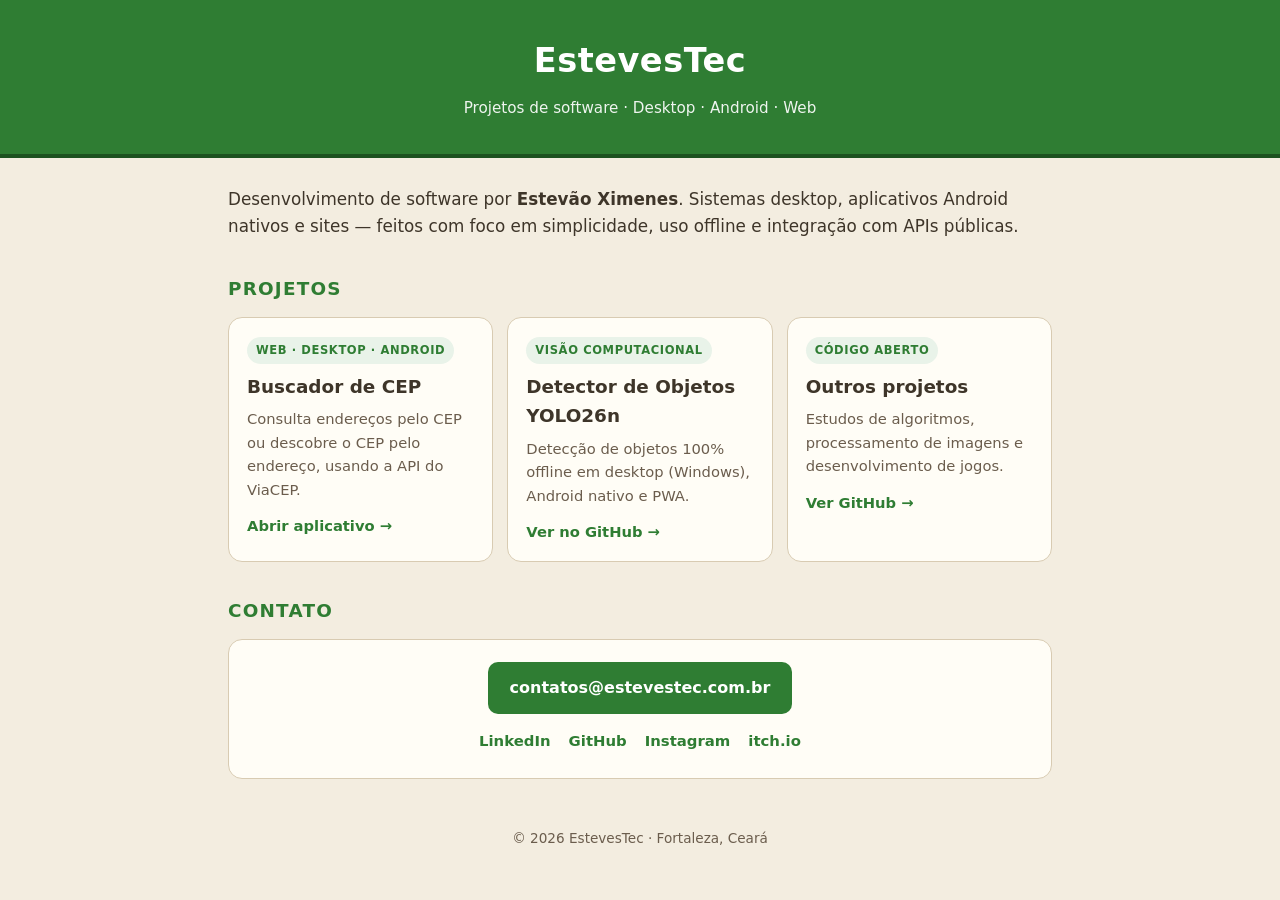
<file: landing/index.html>
<!DOCTYPE html>
<html lang="pt-BR">
<head>
  <meta charset="UTF-8">
  <meta name="viewport" content="width=device-width, initial-scale=1">
  <title>EstevesTec — Projetos e contato</title>
  <meta name="description" content="EstevesTec: projetos de software de Estevão Ximenes — sistemas desktop, aplicativos Android e web.">
  <link rel="canonical" href="https://estevestec.com.br/">
  <meta name="theme-color" content="#2F7D33">
  <meta property="og:title" content="EstevesTec">
  <meta property="og:description" content="Projetos de software: desktop, Android e web.">
  <meta property="og:type" content="website">
  <meta property="og:url" content="https://estevestec.com.br/">
  <meta property="og:locale" content="pt_BR">
  <link rel="icon" href="favicon.ico" type="image/x-icon">
  <link rel="stylesheet" href="estilo.css">
  <script type="application/ld+json">
  {
    "@context": "https://schema.org",
    "@type": "Organization",
    "name": "EstevesTec",
    "url": "https://estevestec.com.br",
    "email": "contatos@estevestec.com.br",
    "founder": { "@type": "Person", "name": "Estevão Ximenes" },
    "sameAs": [
      "https://github.com/Esteves2601",
      "https://www.linkedin.com/in/estev%C3%A3o-ximenes-2170bb382/",
      "https://esteves2601.itch.io"
    ]
  }
  </script>
</head>
<body>
  <header class="topo">
    <h1>EstevesTec</h1>
    <p>Projetos de software · Desktop · Android · Web</p>
  </header>

  <main class="container">
    <section class="intro">
      <p>
        Desenvolvimento de software por <strong>Estevão Ximenes</strong>.
        Sistemas desktop, aplicativos Android nativos e sites — feitos com foco
        em simplicidade, uso offline e integração com APIs públicas.
      </p>
    </section>

    <h2>Projetos</h2>

    <div class="cards">
      <a class="card" href="https://cep.estevestec.com.br" target="_blank" rel="noopener noreferrer">
        <span class="tag">Web · Desktop · Android</span>
        <h3>Buscador de CEP</h3>
        <p>Consulta endereços pelo CEP ou descobre o CEP pelo endereço, usando a API do ViaCEP.</p>
        <span class="link">Abrir aplicativo →</span>
      </a>

      <a class="card" href="https://github.com/Esteves2601/detector_objetos_yolo26n" target="_blank" rel="noopener noreferrer">
        <span class="tag">Visão computacional</span>
        <h3>Detector de Objetos YOLO26n</h3>
        <p>Detecção de objetos 100% offline em desktop (Windows), Android nativo e PWA.</p>
        <span class="link">Ver no GitHub →</span>
      </a>

      <a class="card" href="https://github.com/Esteves2601" target="_blank" rel="noopener noreferrer">
        <span class="tag">Código aberto</span>
        <h3>Outros projetos</h3>
        <p>Estudos de algoritmos, processamento de imagens e desenvolvimento de jogos.</p>
        <span class="link">Ver GitHub →</span>
      </a>
    </div>

    <h2>Contato</h2>

    <div class="contato">
      <a class="botao" href="mailto:contatos@estevestec.com.br">contatos@estevestec.com.br</a>
      <div class="redes">
        <a href="https://www.linkedin.com/in/estev%C3%A3o-ximenes-2170bb382/" target="_blank" rel="noopener noreferrer">LinkedIn</a>
        <a href="https://github.com/Esteves2601" target="_blank" rel="noopener noreferrer">GitHub</a>
        <a href="https://www.instagram.com/estevolx2601/" target="_blank" rel="noopener noreferrer">Instagram</a>
        <a href="https://esteves2601.itch.io" target="_blank" rel="noopener noreferrer">itch.io</a>
      </div>
    </div>
  </main>

  <footer class="rodape">
    <p>© 2026 EstevesTec · Fortaleza, Ceará</p>
  </footer>
</body>
</html>
</file>
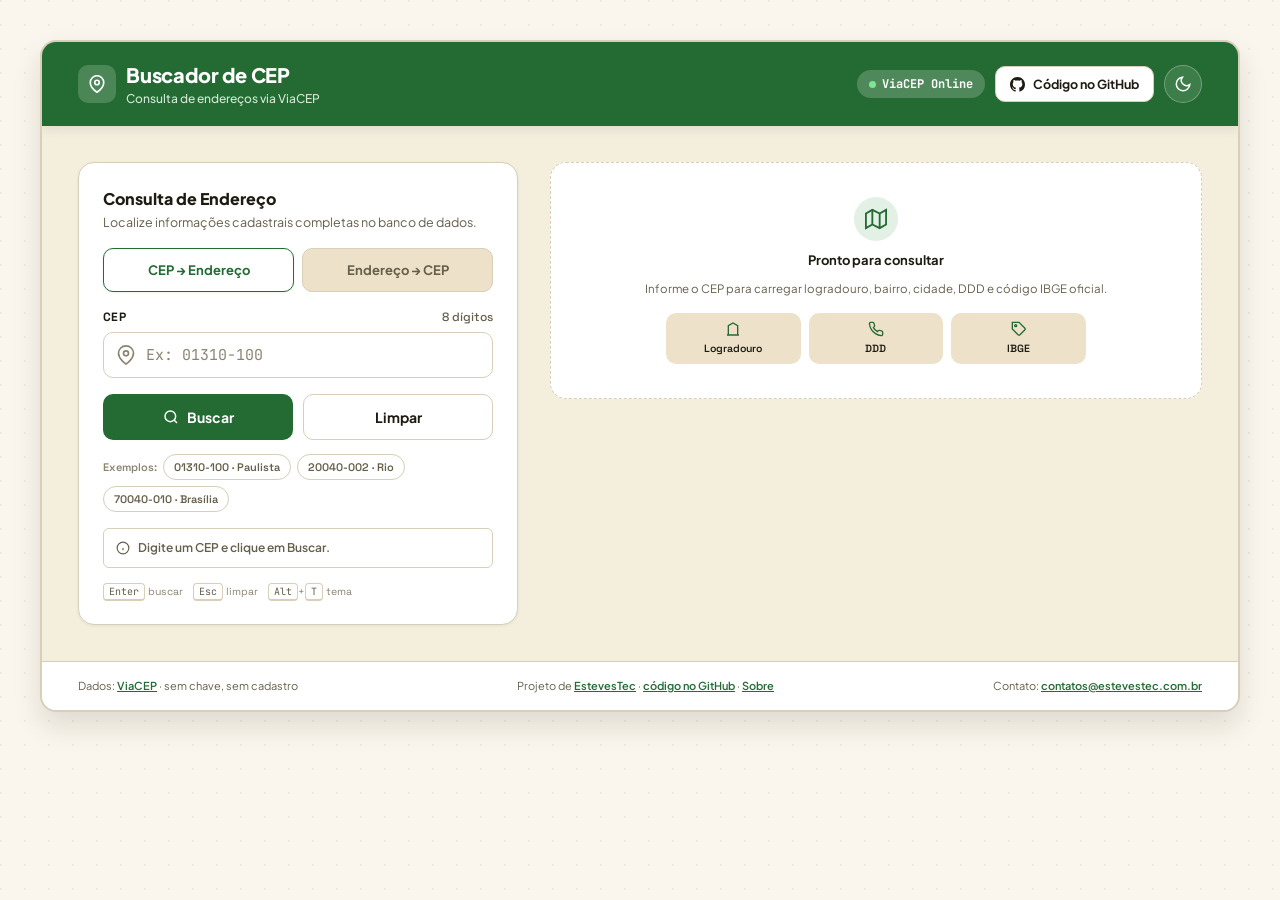
<file: site/index.html>
<!DOCTYPE html>
<html lang="pt-BR">
<head>
  <meta charset="UTF-8">
  <meta name="viewport" content="width=device-width, initial-scale=1, viewport-fit=cover">
  <title>Buscador de CEP — EstevesTec</title>
  <meta name="description" content="Consulte endereços pelo CEP ou descubra o CEP pelo endereço. Dados oficiais do ViaCEP, sem cadastro.">
  <link rel="canonical" href="https://cep.estevestec.com.br/">
  <meta name="theme-color" content="#236B32">
  <meta property="og:title" content="Buscador de CEP">
  <meta property="og:description" content="CEP → Endereço e Endereço → CEP, direto do ViaCEP.">
  <meta property="og:type" content="website">
  <meta property="og:url" content="https://cep.estevestec.com.br/">
  <meta property="og:locale" content="pt_BR">
  <meta name="twitter:card" content="summary">
  <link rel="icon" href="favicon.ico" type="image/x-icon">
  <link rel="apple-touch-icon" href="apple-touch-icon.png">
  <link rel="manifest" href="manifest.webmanifest">
  <meta name="mobile-web-app-capable" content="yes">
  <meta name="apple-mobile-web-app-capable" content="yes">
  <meta name="apple-mobile-web-app-status-bar-style" content="default">
  <meta name="apple-mobile-web-app-title" content="Buscador de CEP">
  <link href="https://fonts.googleapis.com" rel="preconnect">
  <link crossorigin href="https://fonts.gstatic.com" rel="preconnect">
  <link href="https://fonts.googleapis.com/css2?family=Plus+Jakarta+Sans:wght@400;500;600;700;800&family=Space+Grotesk:wght@500;600;700&family=JetBrains+Mono:wght@400;500;600;700&display=swap" rel="stylesheet">
  <link rel="stylesheet" href="estilo.css?v=5">
  <script type="application/ld+json">
  {
    "@context": "https://schema.org",
    "@type": "WebApplication",
    "name": "Buscador de CEP",
    "url": "https://cep.estevestec.com.br/",
    "applicationCategory": "UtilitiesApplication",
    "operatingSystem": "Any",
    "inLanguage": "pt-BR",
    "offers": { "@type": "Offer", "price": "0", "priceCurrency": "BRL" },
    "author": { "@type": "Person", "name": "Estevão Ximenes", "url": "https://estevestec.com.br" },
    "publisher": {
      "@type": "Organization",
      "name": "EstevesTec",
      "url": "https://estevestec.com.br",
      "email": "contatos@estevestec.com.br"
    }
  }
  </script>
</head>
<body>
<div class="app-shell">

  <header class="app-header">
    <div class="brand-row">
      <div class="brand-icon-box" aria-hidden="true">
        <svg fill="none" height="18" stroke="currentColor" stroke-width="2.2" viewBox="0 0 24 24" width="18"><path d="M21 10c0 7-9 13-9 13s-9-6-9-13a9 9 0 0 1 18 0z"></path><circle cx="12" cy="10" r="3"></circle></svg>
      </div>
      <div class="brand-text">
        <h1 class="brand-title">Buscador de CEP</h1>
        <p class="brand-subtitle">Consulta de endereços via ViaCEP</p>
      </div>
    </div>

    <div class="header-actions">
      <span id="conexao" class="conn-pill"><span class="conn-dot" aria-hidden="true"></span> ViaCEP Online</span>
      <a class="btn btn-clear btn-github" href="https://github.com/Esteves2601/buscador_cep" target="_blank" rel="noopener noreferrer">
        <svg fill="currentColor" height="15" viewBox="0 0 24 24" width="15" aria-hidden="true"><path d="M12 0C5.37 0 0 5.37 0 12c0 5.31 3.435 9.795 8.205 11.385.6.105.825-.255.825-.57 0-.285-.015-1.23-.015-2.235-3.015.555-3.795-.735-4.035-1.41-.135-.345-.72-1.41-1.23-1.695-.42-.225-1.02-.78-.015-.795.945-.015 1.62.87 1.845 1.23 1.08 1.815 2.805 1.305 3.495.99.105-.78.42-1.305.765-1.605-2.67-.3-5.46-1.335-5.46-5.925 0-1.305.465-2.385 1.23-3.225-.12-.3-.54-1.53.12-3.18 0 0 1.005-.315 3.3 1.23.96-.27 1.98-.405 3-.405s2.04.135 3 .405c2.295-1.56 3.3-1.23 3.3-1.23.66 1.65.24 2.88.12 3.18.765.84 1.23 1.905 1.23 3.225 0 4.605-2.805 5.625-5.475 5.925.435.375.81 1.095.81 2.22 0 1.605-.015 2.895-.015 3.3 0 .315.225.69.825.57A12.02 12.02 0 0 0 24 12c0-6.63-5.37-12-12-12z"></path></svg>
        Código no GitHub
      </a>
      <button id="btn-tema" class="icon-btn" type="button" aria-label="Alternar tema claro e escuro (Alt+T)" aria-pressed="false">
        <svg class="ic-sol" fill="none" width="18" height="18" viewBox="0 0 24 24" stroke="currentColor" stroke-width="2" aria-hidden="true"><circle cx="12" cy="12" r="4"></circle><path d="M12 2v2M12 20v2M4.9 4.9l1.4 1.4M17.7 17.7l1.4 1.4M2 12h2M20 12h2M4.9 19.1l1.4-1.4M17.7 6.3l1.4-1.4"></path></svg>
        <svg class="ic-lua" fill="none" width="18" height="18" viewBox="0 0 24 24" stroke="currentColor" stroke-width="2" aria-hidden="true"><path d="M21 12.79A9 9 0 1 1 11.21 3 7 7 0 0 0 21 12.79z"></path></svg>
      </button>
    </div>
  </header>

  <main class="app-main">

    <section class="panel" aria-label="Formulário de consulta">
      <div class="panel-heading">
        <h2>Consulta de Endereço</h2>
        <p>Localize informações cadastrais completas no banco de dados.</p>
      </div>

      <div class="mode-tab-grid" role="tablist" aria-label="Modo de consulta">
        <button class="mode-tab active" id="tab-cep" role="tab" aria-selected="true" aria-controls="form-cep" type="button">CEP → Endereço</button>
        <button class="mode-tab" id="tab-end" role="tab" aria-selected="false" aria-controls="form-end" type="button">Endereço → CEP</button>
      </div>

      <form id="form-cep" class="form" role="tabpanel" aria-labelledby="tab-cep" novalidate>
        <div class="form-group">
          <label class="form-label" for="cep">
            <span>CEP</span>
            <span class="hint">8 dígitos</span>
          </label>
          <div class="input-wrap">
            <svg class="input-icon" fill="none" width="20" height="20" viewBox="0 0 24 24" stroke="currentColor" stroke-width="2" aria-hidden="true"><path d="M21 10c0 7-9 13-9 13s-9-6-9-13a9 9 0 0 1 18 0z"></path><circle cx="12" cy="10" r="3"></circle></svg>
            <input class="input-box input-com-icone" id="cep" name="cep" type="text" inputmode="numeric"
                   autocomplete="postal-code" maxlength="9" placeholder="Ex: 01310-100" required>
            <button class="input-clear" id="btn-limpar-campo" type="button" aria-label="Limpar o CEP">
              <svg fill="none" width="16" height="16" viewBox="0 0 24 24" stroke="currentColor" stroke-width="2.2" aria-hidden="true"><path d="M18 6 6 18M6 6l12 12"></path></svg>
            </button>
          </div>
        </div>
        <div class="button-row">
          <button class="btn btn-main" type="submit" id="btn-buscar">
            <svg fill="none" height="16" stroke="currentColor" stroke-width="2.2" viewBox="0 0 24 24" width="16" aria-hidden="true"><circle cx="11" cy="11" r="8"></circle><path d="m21 21-4.35-4.35"></path></svg>
            Buscar
          </button>
          <button class="btn btn-clear" type="button" id="btn-limpar">Limpar</button>
        </div>
        <div class="exemplos">
          <span class="exemplos-rotulo">Exemplos:</span>
          <button class="chip" type="button" data-cep="01310100">01310-100 · Paulista</button>
          <button class="chip" type="button" data-cep="20040002">20040-002 · Rio</button>
          <button class="chip" type="button" data-cep="70040010">70040-010 · Brasília</button>
        </div>
      </form>

      <form id="form-end" class="form oculto" role="tabpanel" aria-labelledby="tab-end" novalidate>
        <div class="grid-uf-city">
          <div class="form-group">
            <label class="form-label" for="uf">UF</label>
            <input class="input-box" id="uf" name="uf" type="text" maxlength="2"
                   autocomplete="address-level1" placeholder="SP" required>
          </div>
          <div class="form-group">
            <label class="form-label" for="cidade">Cidade</label>
            <input class="input-box input-text" id="cidade" name="cidade" type="text" maxlength="60"
                   autocomplete="address-level2" placeholder="São Paulo" required>
          </div>
        </div>
        <div class="form-group">
          <label class="form-label" for="rua">
            <span>Logradouro / Rua</span>
            <span class="hint">mín. 3 letras</span>
          </label>
          <input class="input-box input-text" id="rua" name="rua" type="text" maxlength="60"
                 autocomplete="address-line1" placeholder="Avenida Paulista" required>
        </div>
        <div class="button-row single">
          <button class="btn btn-main" type="submit" id="btn-buscar-end">Buscar CEP</button>
        </div>
      </form>

      <div class="status-msg" id="status" role="status" aria-live="polite">
        <svg class="ic-info" fill="none" height="14" stroke="currentColor" stroke-width="2" viewBox="0 0 24 24" width="14" aria-hidden="true"><circle cx="12" cy="12" r="10"></circle><line x1="12" x2="12" y1="16" y2="12"></line><line x1="12" x2="12.01" y1="8" y2="8"></line></svg>
        <svg class="ic-ok" fill="none" height="14" stroke="currentColor" stroke-width="2.5" viewBox="0 0 24 24" width="14" aria-hidden="true"><polyline points="20 6 9 17 4 12"></polyline></svg>
        <svg class="ic-erro" fill="none" height="14" stroke="currentColor" stroke-width="2" viewBox="0 0 24 24" width="14" aria-hidden="true"><circle cx="12" cy="12" r="10"></circle><line x1="12" x2="12" y1="8" y2="12"></line><line x1="12" x2="12.01" y1="16" y2="16"></line></svg>
        <span id="status-texto">Digite um CEP e clique em Buscar.</span>
      </div>

      <p class="atalhos" aria-hidden="true">
        <span><kbd>Enter</kbd> buscar</span>
        <span><kbd>Esc</kbd> limpar</span>
        <span><kbd>Alt</kbd>+<kbd>T</kbd> tema</span>
      </p>
    </section>

    <section class="panel-result" aria-label="Resultado da consulta">
      <div class="result-card oculto" id="resultado">
        <div class="result-header">
          <span class="result-cep" id="r-cep">—</span>
          <span class="result-tag" id="r-tag">—</span>
        </div>
        <div class="result-body">
          <div class="result-col-full">
            <div class="res-label"><svg fill="none" width="12" height="12" viewBox="0 0 24 24" stroke="currentColor" stroke-width="2" aria-hidden="true"><path d="M21 10c0 7-9 13-9 13s-9-6-9-13a9 9 0 0 1 18 0z"></path><circle cx="12" cy="10" r="3"></circle></svg> Logradouro / Rua</div>
            <div class="res-val destaque" id="r-rua">—</div>
          </div>
          <div class="result-col-full oculto" id="linha-complemento">
            <div class="res-label"><svg fill="none" width="12" height="12" viewBox="0 0 24 24" stroke="currentColor" stroke-width="2" aria-hidden="true"><path d="M12 2 2 7l10 5 10-5-10-5z"></path><path d="m2 17 10 5 10-5"></path></svg> Complemento</div>
            <div class="res-val" id="r-complemento">—</div>
          </div>
          <div>
            <div class="res-label"><svg fill="none" width="12" height="12" viewBox="0 0 24 24" stroke="currentColor" stroke-width="2" aria-hidden="true"><rect x="4" y="2" width="16" height="20" rx="2"></rect><path d="M9 22v-4h6v4"></path></svg> Bairro</div>
            <div class="res-val" id="r-bairro">—</div>
          </div>
          <div>
            <div class="res-label"><svg fill="none" width="12" height="12" viewBox="0 0 24 24" stroke="currentColor" stroke-width="2" aria-hidden="true"><path d="M3 21h18M5 21V7l7-4 7 4v14"></path></svg> Cidade / UF</div>
            <div class="res-val" id="r-cidade">—</div>
            <div class="res-sub" id="r-estado"></div>
          </div>
          <div>
            <div class="res-label"><svg fill="none" width="12" height="12" viewBox="0 0 24 24" stroke="currentColor" stroke-width="2" aria-hidden="true"><path d="M22 16.92v3a2 2 0 0 1-2.18 2 19.79 19.79 0 0 1-8.63-3.07 19.5 19.5 0 0 1-6-6A19.79 19.79 0 0 1 2.12 4.18 2 2 0 0 1 4.11 2h3a2 2 0 0 1 2 1.72c.13.96.36 1.9.7 2.81a2 2 0 0 1-.45 2.11L8.09 9.91a16 16 0 0 0 6 6l1.27-1.27a2 2 0 0 1 2.11-.45c.9.34 1.85.57 2.81.7A2 2 0 0 1 22 16.92z"></path></svg> DDD</div>
            <div class="res-val mono" id="r-ddd">—</div>
          </div>
          <div>
            <div class="res-label"><svg fill="none" width="12" height="12" viewBox="0 0 24 24" stroke="currentColor" stroke-width="2" aria-hidden="true"><path d="M20.59 13.41 13.42 20.58a2 2 0 0 1-2.83 0L2 12V2h10l8.59 8.59a2 2 0 0 1 0 2.82z"></path><circle cx="7" cy="7" r="1.5"></circle></svg> Código IBGE</div>
            <div class="res-val mono" id="r-ibge">—</div>
            <div class="res-sub" id="r-siafi"></div>
          </div>
        </div>
        <div class="result-foot-actions">
          <a class="btn btn-clear btn-foot" id="btn-mapa" href="#" target="_blank" rel="noopener noreferrer">
            <svg fill="none" height="14" stroke="currentColor" stroke-width="2" viewBox="0 0 24 24" width="14" aria-hidden="true"><path d="M21 10c0 7-9 13-9 13s-9-6-9-13a9 9 0 0 1 18 0z"></path><circle cx="12" cy="10" r="3"></circle></svg>
            Abrir no Google Maps
          </a>
          <button class="btn btn-main btn-foot" type="button" id="btn-copiar">
            <svg fill="none" height="14" stroke="currentColor" stroke-width="2" viewBox="0 0 24 24" width="14" aria-hidden="true"><rect height="13" rx="2" ry="2" width="13" x="9" y="9"></rect><path d="M5 15H4a2 2 0 0 1-2-2V4a2 2 0 0 1 2-2h9a2 2 0 0 1 2 2v1"></path></svg>
            Copiar dados
          </button>
        </div>
        <div class="result-extra">
          <button class="link-btn" type="button" id="btn-mapa-embed" aria-expanded="false" aria-controls="mapa-container">Ver mapa aqui</button>
          <span class="tempo" id="r-tempo"></span>
        </div>
        <div class="mapa-container oculto" id="mapa-container">
          <iframe id="mapa-iframe" title="Mapa do endereço consultado" loading="lazy"
                  referrerpolicy="no-referrer-when-downgrade" allowfullscreen></iframe>
        </div>
      </div>

      <div class="empty-card" id="estado">
        <div class="empty-icon" aria-hidden="true">
          <svg class="ic-estado-map" fill="none" height="22" stroke="currentColor" stroke-width="2" viewBox="0 0 24 24" width="22"><polygon points="1 6 1 22 8 18 16 22 23 18 23 2 16 6 8 2 1 6"></polygon><line x1="8" x2="8" y1="2" y2="18"></line><line x1="16" x2="16" y1="6" y2="22"></line></svg>
          <svg class="ic-estado-alerta" fill="none" height="22" stroke="currentColor" stroke-width="2" viewBox="0 0 24 24" width="22"><circle cx="12" cy="12" r="10"></circle><line x1="15" x2="9" y1="9" y2="15"></line><line x1="9" x2="15" y1="9" y2="15"></line></svg>
        </div>
        <strong id="estado-titulo">Pronto para consultar</strong>
        <p id="estado-texto">Informe o CEP para carregar logradouro, bairro, cidade, DDD e código IBGE oficial.</p>
        <div class="estado-chips" id="estado-chips">
          <span class="estado-chip">
            <svg fill="none" width="16" height="16" viewBox="0 0 24 24" stroke="currentColor" stroke-width="2" aria-hidden="true"><path d="M3 21h18M5 21V7l7-4 7 4v14"></path></svg>
            Logradouro
          </span>
          <span class="estado-chip">
            <svg fill="none" width="16" height="16" viewBox="0 0 24 24" stroke="currentColor" stroke-width="2" aria-hidden="true"><path d="M22 16.92v3a2 2 0 0 1-2.18 2 19.79 19.79 0 0 1-8.63-3.07 19.5 19.5 0 0 1-6-6A19.79 19.79 0 0 1 2.12 4.18 2 2 0 0 1 4.11 2h3a2 2 0 0 1 2 1.72c.13.96.36 1.9.7 2.81a2 2 0 0 1-.45 2.11L8.09 9.91a16 16 0 0 0 6 6l1.27-1.27a2 2 0 0 1 2.11-.45c.9.34 1.85.57 2.81.7A2 2 0 0 1 22 16.92z"></path></svg>
            DDD
          </span>
          <span class="estado-chip">
            <svg fill="none" width="16" height="16" viewBox="0 0 24 24" stroke="currentColor" stroke-width="2" aria-hidden="true"><path d="M20.59 13.41 13.42 20.58a2 2 0 0 1-2.83 0L2 12V2h10l8.59 8.59a2 2 0 0 1 0 2.82z"></path><circle cx="7" cy="7" r="1.5"></circle></svg>
            IBGE
          </span>
        </div>
      </div>

      <div class="result-card skeleton-card oculto" id="carregando" aria-hidden="true">
        <div class="skeleton-head">
          <div class="skeleton-bar" style="width: 100px; height: 20px;"></div>
          <div class="skeleton-bar" style="width: 60px; height: 20px;"></div>
        </div>
        <div class="skeleton-bar" style="width: 80%; height: 16px;"></div>
        <div class="skeleton-bar" style="width: 50%; height: 16px;"></div>
      </div>

      <ul class="cep-list" id="lista"></ul>

      <section class="historico oculto" id="historico" aria-label="Últimas consultas">
        <div class="historico-topo">
          <h3>Últimas consultas</h3>
          <button class="link-btn" type="button" id="btn-limpar-historico">Limpar</button>
        </div>
        <ul class="historico-lista" id="historico-lista"></ul>
        <p class="historico-nota">Salvo apenas neste navegador.</p>
      </section>
    </section>

  </main>

  <footer class="app-footer">
    <span>Dados: <a href="https://viacep.com.br" target="_blank" rel="noopener noreferrer">ViaCEP</a> · sem chave, sem cadastro</span>
    <span>Projeto de <a href="https://estevestec.com.br" target="_blank" rel="noopener noreferrer">EstevesTec</a> · <a href="https://github.com/Esteves2601/buscador_cep" target="_blank" rel="noopener noreferrer">código no GitHub</a> · <button class="link-btn" type="button" id="btn-sobre">Sobre</button></span>
    <span>Contato: <a href="mailto:contatos@estevestec.com.br">contatos@estevestec.com.br</a></span>
  </footer>

</div>

<div class="pwa-box oculto" id="pwa" role="region" aria-label="Instalar aplicativo">
  <div class="pwa-info">
    <div class="pwa-icon" aria-hidden="true">
      <svg fill="none" height="16" stroke="currentColor" stroke-width="2" viewBox="0 0 24 24" width="16"><path d="M21 15v4a2 2 0 0 1-2 2H5a2 2 0 0 1-2-2v-4"></path><polyline points="7 10 12 15 17 10"></polyline><line x1="12" x2="12" y1="15" y2="3"></line></svg>
    </div>
    <div class="pwa-text">
      <strong id="pwa-titulo">Instalar aplicativo</strong>
      <span id="pwa-sub">Abre mais rápido; as consultas precisam de internet</span>
    </div>
  </div>
  <div class="pwa-actions">
    <button class="btn btn-pwa" type="button" id="btn-instalar">Instalar</button>
    <button class="pwa-close" type="button" id="btn-fechar-pwa" aria-label="Fechar aviso de instalação">×</button>
  </div>
</div>

<div class="toast" id="toast" role="status" aria-live="polite">
  <svg fill="none" height="16" stroke="currentColor" stroke-width="2.2" viewBox="0 0 24 24" width="16" aria-hidden="true"><polyline points="20 6 9 17 4 12"></polyline></svg>
  <span id="toast-texto">Copiado!</span>
</div>

<dialog class="modal" id="modal-sobre" aria-labelledby="sobre-titulo">
  <div class="modal-topo">
    <h2 id="sobre-titulo">Sobre o Buscador de CEP</h2>
    <button class="modal-fechar" type="button" id="btn-fechar-sobre" aria-label="Fechar">×</button>
  </div>

  <p>Consulta de endereços a partir do CEP — e o caminho inverso — usando os dados
  públicos do <a href="https://viacep.com.br" target="_blank" rel="noopener noreferrer">ViaCEP</a>.</p>

  <h3>Como funciona</h3>
  <p>O navegador consulta diretamente a API pública do ViaCEP:</p>
  <ul>
    <li><code>viacep.com.br/ws/CEP/json/</code> — CEP → endereço</li>
    <li><code>viacep.com.br/ws/UF/CIDADE/RUA/json/</code> — endereço → CEP</li>
  </ul>
  <p>Não há servidor próprio: as consultas saem do seu navegador e voltam para a tela.</p>

  <h3>Privacidade</h3>
  <ul>
    <li>Nada é enviado para servidores da EstevesTec — o site é estático.</li>
    <li>O histórico fica salvo <strong>apenas no seu navegador</strong> (localStorage).</li>
    <li>O mapa só carrega o Google Maps quando você toca em "Ver mapa aqui".</li>
  </ul>

  <h3>Offline</h3>
  <p>Instalado como aplicativo, o app abre sem internet, mas as consultas
  precisam de conexão, porque dependem do ViaCEP.</p>

  <h3>Créditos</h3>
  <p>Projeto de <a href="https://estevestec.com.br" target="_blank" rel="noopener noreferrer">EstevesTec</a> ·
  <a href="https://github.com/Esteves2601/buscador_cep" target="_blank" rel="noopener noreferrer">código no GitHub</a> ·
  contato <a href="mailto:contatos@estevestec.com.br">contatos@estevestec.com.br</a></p>
</dialog>

<script>
  /* Auto-recuperação: se o CSS não aplicar (cache/service worker antigo),
     recarrega a folha de estilo com uma URL única, ignorando o cache. */
  (function () {
    function cssAplicou() {
      var folhas = document.styleSheets;
      for (var i = 0; i < folhas.length; i++) {
        try {
          if (folhas[i].href && folhas[i].href.indexOf("estilo.css") !== -1 &&
              folhas[i].cssRules && folhas[i].cssRules.length > 0) return true;
        } catch (e) { /* folha de outro domínio */ }
      }
      return false;
    }
    window.addEventListener("load", function () {
      if (cssAplicou()) return;
      if (sessionStorage.getItem("css-recuperado") === "1") return;
      sessionStorage.setItem("css-recuperado", "1");
      var link = document.createElement("link");
      link.rel = "stylesheet";
      link.href = "estilo.css?v=" + Date.now();
      document.head.appendChild(link);
    });
  })();
</script>
<script src="app.js?v=5" defer></script>
</body>
</html>
</file>
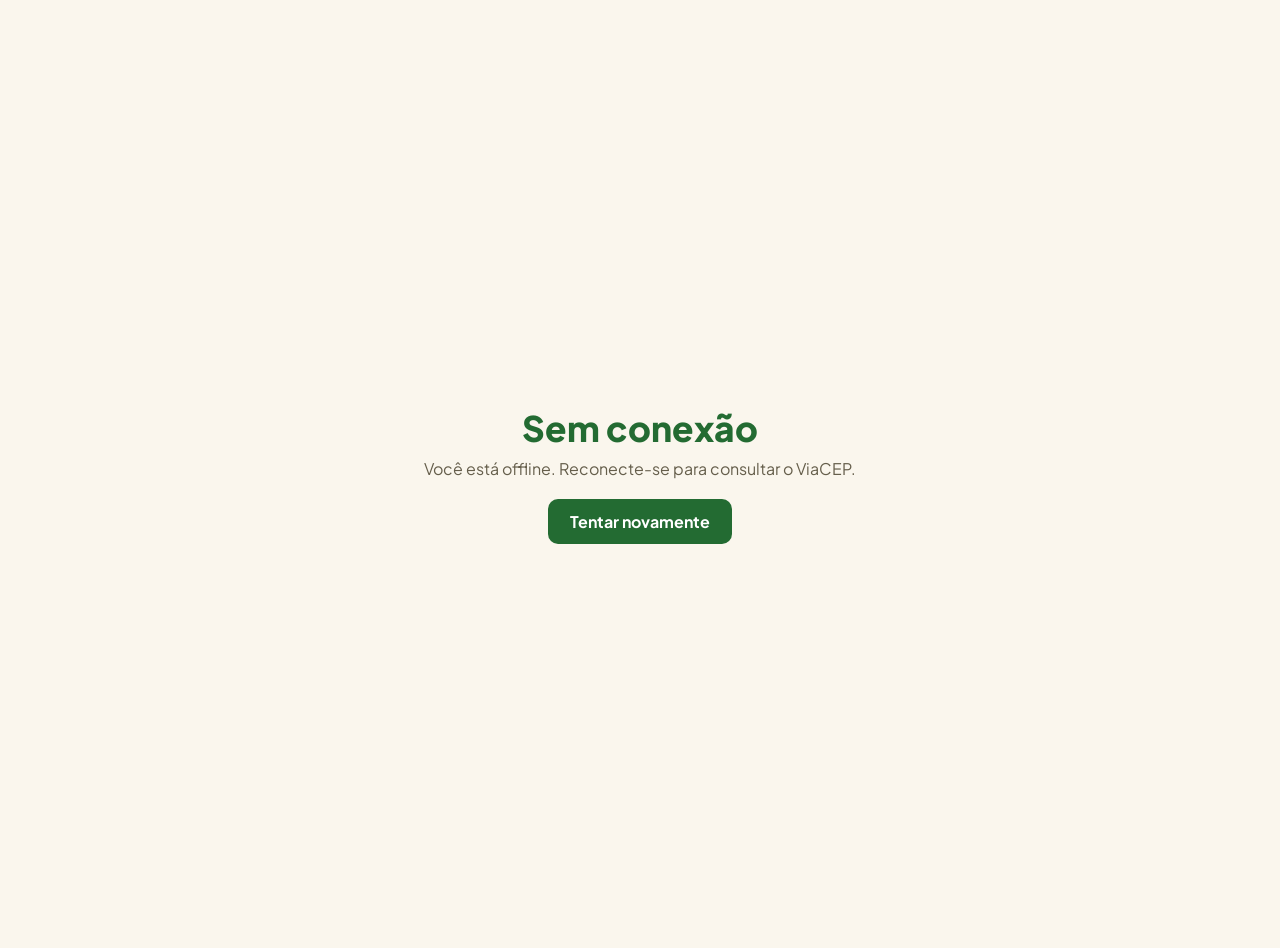
<file: site/offline.html>
<!DOCTYPE html>
<html lang="pt-BR">
<head>
  <meta charset="UTF-8">
  <meta name="viewport" content="width=device-width, initial-scale=1">
  <title>Sem conexão — Buscador de CEP</title>
  <link rel="icon" href="favicon.ico" type="image/x-icon">
  <link href="https://fonts.googleapis.com/css2?family=Plus+Jakarta+Sans:wght@400;600;700;800&display=swap" rel="stylesheet">
  <style>
    :root { --verde: #236B32; --bege: #FAF6ED; --texto: #1E1C12; --muted: #655E4B; }
    body {
      margin: 0;
      min-height: 100vh;
      display: grid;
      place-items: center;
      background: var(--bege);
      color: var(--texto);
      font-family: 'Plus Jakarta Sans', system-ui, Arial, sans-serif;
      text-align: center;
      padding: 24px;
    }
    h1 { font-size: 2.2rem; margin: 0 0 8px; color: var(--verde); font-weight: 800; }
    p { margin: 6px 0 20px; color: var(--muted); }
    a {
      display: inline-block;
      background: var(--verde);
      color: #fff;
      text-decoration: none;
      font-weight: 700;
      padding: 12px 22px;
      border-radius: 10px;
    }
  </style>
</head>
<body>
  <main>
    <h1>Sem conexão</h1>
    <p>Você está offline. Reconecte-se para consultar o ViaCEP.</p>
    <a href="/">Tentar novamente</a>
  </main>
</body>
</html>
</file>
<file: landing/estilo.css>
:root {
  --bege: #F3EDE0;
  --bege-escuro: #E7DCC3;
  --verde: #2F7D33;
  --verde-escuro: #1D5220;
  --branco: #FFFDF6;
  --texto: #3E3529;
  --cinza: #6B5D4D;
  --borda: #D8CBB2;
}

* { box-sizing: border-box; }

body {
  margin: 0;
  background: var(--bege);
  color: var(--texto);
  font-family: "Segoe UI", system-ui, -apple-system, Arial, sans-serif;
  line-height: 1.6;
}

.topo {
  background: var(--verde);
  border-bottom: 4px solid var(--verde-escuro);
  color: #fff;
  text-align: center;
  padding: 34px 16px;
}
.topo h1 { margin: 0; font-size: 2.1rem; letter-spacing: .5px; }
.topo p { margin: 8px 0 0; opacity: .92; font-size: .95rem; }

.container {
  max-width: 860px;
  margin: 0 auto;
  padding: 28px 18px 10px;
}

.intro p { font-size: 1.05rem; color: var(--texto); margin-top: 0; }

h2 {
  font-size: 1.15rem;
  text-transform: uppercase;
  letter-spacing: 1.2px;
  color: var(--verde);
  margin: 34px 0 14px;
}

.cards {
  display: grid;
  grid-template-columns: repeat(auto-fit, minmax(240px, 1fr));
  gap: 14px;
}

.card {
  display: block;
  background: var(--branco);
  border: 1px solid var(--borda);
  border-radius: 14px;
  padding: 18px 18px 16px;
  text-decoration: none;
  color: var(--texto);
  transition: transform .15s ease, border-color .15s ease;
}
.card:hover { transform: translateY(-3px); border-color: var(--verde); }
.card h3 { margin: 8px 0 6px; font-size: 1.15rem; }
.card p { margin: 0 0 12px; font-size: .92rem; color: var(--cinza); }

.tag {
  display: inline-block;
  background: #E9F3E9;
  color: var(--verde);
  font-size: .72rem;
  font-weight: 700;
  text-transform: uppercase;
  letter-spacing: .6px;
  padding: 4px 9px;
  border-radius: 20px;
}
.link { font-weight: 700; color: var(--verde); font-size: .92rem; }

.contato {
  background: var(--branco);
  border: 1px solid var(--borda);
  border-radius: 14px;
  padding: 22px;
  text-align: center;
}
.botao {
  display: inline-block;
  background: var(--verde);
  color: #fff;
  font-weight: 700;
  text-decoration: none;
  padding: 13px 22px;
  border-radius: 10px;
}
.botao:hover { background: var(--verde-escuro); }

.redes {
  margin-top: 16px;
  display: flex;
  gap: 18px;
  justify-content: center;
  flex-wrap: wrap;
}
.redes a {
  color: var(--verde);
  font-weight: 600;
  text-decoration: none;
  font-size: .93rem;
  border-bottom: 2px solid transparent;
}
.redes a:hover { border-color: var(--verde); }

.rodape {
  text-align: center;
  color: var(--cinza);
  font-size: .85rem;
  padding: 26px 16px 34px;
}

@media (max-width: 420px) {
  .topo h1 { font-size: 1.7rem; }
}
</file>
<file: site/estilo.css>
/* ==========================================================================
   Buscador de CEP — design system (visual do Stitch preservado)
   Paleta: verde floresta + bege/creme, com dark mode "floresta noturna"
   ========================================================================== */

:root {
  --bg-page: #FAF6ED;
  --bg-canvas: #F4EEDD;
  --surface: #FFFFFF;
  --surface-subtle: #EDE2C9;
  --border: #D8CEB9;
  --border-subtle: #E8DEC8;
  --border-focus: #236B32;

  --primary: #236B32;
  --primary-dark: #1E5628;
  --primary-subtle: #E2F0E5;
  --primary-text: #FFFFFF;

  --header-bg: #236B32;
  --header-text: #FFFFFF;
  --header-subtext: #D2E7D6;

  --text-main: #1E1C12;
  --text-muted: #655E4B;
  --text-subtle: #8C8472;

  --success-bg: #E8F5E9;
  --success-border: #A5D6A7;
  --success-text: #1B5E20;

  --danger-bg: #FFEBEE;
  --danger-border: #FFCDD2;
  --danger-text: #B71C1C;

  --tab-inactive-bg: #EDE2C9;
  --tab-inactive-border: #D8CEB9;
  --tab-inactive-text: #655E4B;
  --tab-active-bg: #FFFFFF;
  --tab-active-border: #236B32;
  --tab-active-text: #236B32;

  --pwa-bg: #1E1C12;
  --pwa-text: #FAF6ED;

  --font-sans: 'Plus Jakarta Sans', system-ui, -apple-system, sans-serif;
  --font-mono: 'JetBrains Mono', ui-monospace, monospace;

  --radius-sm: 6px;
  --radius-md: 10px;
  --radius-lg: 16px;
  --radius-full: 9999px;

  --shadow-sm: 0 1px 3px rgba(35, 107, 50, 0.08);
  --shadow-md: 0 4px 14px rgba(30, 28, 18, 0.08);
  --shadow-lg: 0 14px 28px rgba(30, 28, 18, 0.12);
}

:root.dark-mode {
  --bg-page: #0C120E;
  --bg-canvas: #121A14;
  --surface: #19241C;
  --surface-subtle: #202D24;
  --border: #2E3E32;
  --border-subtle: #243328;
  --border-focus: #4ADE80;

  --primary: #2E8540;
  --primary-dark: #236B32;
  --primary-subtle: #193822;
  --primary-text: #FFFFFF;

  --header-bg: #142217;
  --header-text: #F4EEDD;
  --header-subtext: #86EFAC;

  --text-main: #F4EEDD;
  --text-muted: #A3B8A8;
  --text-subtle: #6F8074;

  --success-bg: #132A1C;
  --success-border: #2E6B42;
  --success-text: #4ADE80;

  --danger-bg: #2E1517;
  --danger-border: #5C262B;
  --danger-text: #F87171;

  --tab-inactive-bg: #1A261D;
  --tab-inactive-border: #2E3E32;
  --tab-inactive-text: #A3B8A8;
  --tab-active-bg: #223326;
  --tab-active-border: #4ADE80;
  --tab-active-text: #4ADE80;

  --pwa-bg: #0A0F0C;
  --pwa-text: #F4EEDD;
}

* { box-sizing: border-box; margin: 0; padding: 0; }

html { -webkit-text-size-adjust: 100%; }

body {
  font-family: var(--font-sans);
  background-color: var(--bg-page);
  color: var(--text-main);
  line-height: 1.5;
  -webkit-font-smoothing: antialiased;
  background-image: radial-gradient(circle at 1px 1px, rgba(35, 107, 50, 0.08) 1px, transparent 0);
  background-size: 24px 24px;
}

.oculto { display: none !important; }

a { color: var(--primary); }

button, input { font-family: inherit; }

/* --------------------------------------------------------------------------
   Estrutura
   -------------------------------------------------------------------------- */

.app-shell {
  background-color: var(--bg-canvas);
  min-height: 100vh;
  display: flex;
  flex-direction: column;
  transition: background-color 0.2s ease;
}

.app-header {
  background-color: var(--header-bg);
  color: var(--header-text);
  padding: 16px 20px 18px;
  display: flex;
  align-items: flex-start;
  justify-content: space-between;
  gap: 12px;
  box-shadow: 0 4px 10px rgba(0, 0, 0, 0.08);
  position: sticky;
  top: 0;
  z-index: 25;
}

.brand-row { display: flex; align-items: center; gap: 10px; min-width: 0; }

.brand-icon-box {
  width: 32px;
  height: 32px;
  background-color: rgba(255, 255, 255, 0.18);
  border-radius: var(--radius-md);
  display: flex;
  align-items: center;
  justify-content: center;
  color: #FFFFFF;
  flex-shrink: 0;
}

.brand-text { min-width: 0; }

.brand-title {
  font-size: 19px;
  font-weight: 800;
  letter-spacing: -0.01em;
  color: var(--header-text);
  white-space: nowrap;
  overflow: hidden;
  text-overflow: ellipsis;
}

.brand-subtitle {
  font-size: 12px;
  color: var(--header-subtext);
  font-weight: 500;
}

.header-actions { display: flex; align-items: center; gap: 10px; flex-shrink: 0; }

.conn-pill {
  display: none;
  align-items: center;
  gap: 6px;
  font-size: 12px;
  font-weight: 700;
  font-family: var(--font-mono);
  background: rgba(255, 255, 255, 0.2);
  color: #FFFFFF;
  padding: 5px 12px;
  border-radius: var(--radius-full);
  white-space: nowrap;
}
.conn-pill .conn-dot {
  width: 7px;
  height: 7px;
  border-radius: 50%;
  background: #7BE495;
}
.conn-pill.offline .conn-dot { background: #F87171; }

.header-actions .btn-github { display: none; height: 36px; font-size: 12.5px; padding: 0 14px; }

.icon-btn {
  width: 38px;
  height: 38px;
  border-radius: var(--radius-full);
  border: 1.5px solid rgba(255, 255, 255, 0.28);
  background: rgba(255, 255, 255, 0.12);
  color: #FFFFFF;
  display: inline-flex;
  align-items: center;
  justify-content: center;
  cursor: pointer;
}
.icon-btn:hover { background: rgba(255, 255, 255, 0.22); }
.icon-btn .ic-sol { display: none; }
:root.dark-mode .icon-btn .ic-sol { display: block; }
:root.dark-mode .icon-btn .ic-lua { display: none; }

.app-main {
  flex: 1;
  display: flex;
  flex-direction: column;
  gap: 14px;
  padding: 18px 16px;
}

.panel { display: flex; flex-direction: column; gap: 14px; }

.panel-heading { display: none; }
.panel-heading h2 { font-size: 16px; font-weight: 800; color: var(--text-main); }
.panel-heading p { font-size: 12.5px; color: var(--text-muted); margin-top: 2px; }

.panel-result { display: flex; flex-direction: column; gap: 12px; }

/* --------------------------------------------------------------------------
   Abas
   -------------------------------------------------------------------------- */

.mode-tab-grid { display: grid; grid-template-columns: 1fr 1fr; gap: 8px; }

.mode-tab {
  min-height: 44px;
  border: 1.5px solid var(--tab-inactive-border);
  background-color: var(--tab-inactive-bg);
  color: var(--tab-inactive-text);
  border-radius: var(--radius-md);
  font-size: 13px;
  font-weight: 700;
  cursor: pointer;
  display: flex;
  align-items: center;
  justify-content: center;
  gap: 6px;
  transition: all 0.15s ease;
}

.mode-tab.active {
  background-color: var(--tab-active-bg);
  border-color: var(--tab-active-border);
  color: var(--tab-active-text);
  box-shadow: var(--shadow-sm);
}

/* --------------------------------------------------------------------------
   Formulário
   -------------------------------------------------------------------------- */

.form { display: flex; flex-direction: column; gap: 14px; }

.form-group { display: flex; flex-direction: column; gap: 6px; }

.form-label {
  font-size: 12px;
  font-weight: 700;
  color: var(--text-main);
  display: flex;
  justify-content: space-between;
  gap: 8px;
  text-transform: uppercase;
  letter-spacing: 0.04em;
}

.form-label .hint {
  font-weight: 500;
  color: var(--text-muted);
  text-transform: none;
  letter-spacing: 0;
}

.input-box {
  width: 100%;
  height: 46px;
  background-color: var(--surface);
  border: 1.5px solid var(--border);
  border-radius: var(--radius-md);
  padding: 0 14px;
  font-family: var(--font-mono);
  font-size: 15px;
  color: var(--text-main);
  transition: border-color 0.15s ease, box-shadow 0.15s ease;
}
.input-box::placeholder { color: var(--text-subtle); }

.input-text { font-family: var(--font-sans); }

.input-box:focus {
  outline: none;
  border-color: var(--border-focus);
  box-shadow: 0 0 0 3px rgba(35, 107, 50, 0.2);
}
:root.dark-mode .input-box:focus { box-shadow: 0 0 0 3px rgba(74, 222, 128, 0.18); }

.input-box.erro {
  border-color: var(--danger-text);
  background-color: var(--danger-bg);
}

.grid-uf-city { display: grid; grid-template-columns: 80px 1fr; gap: 10px; }

/* --------------------------------------------------------------------------
   Botões
   -------------------------------------------------------------------------- */

.button-row {
  display: grid;
  grid-template-columns: 1fr 1fr;
  gap: 10px;
  margin-top: 2px;
}
.button-row.single { grid-template-columns: 1fr; }

.btn {
  height: 46px;
  border-radius: var(--radius-md);
  font-size: 14px;
  font-weight: 700;
  cursor: pointer;
  display: inline-flex;
  align-items: center;
  justify-content: center;
  gap: 8px;
  border: 1.5px solid transparent;
  transition: background-color 0.15s ease, border-color 0.15s ease, filter 0.15s ease;
  text-decoration: none;
  white-space: nowrap;
}

.btn:focus-visible,
.mode-tab:focus-visible,
.icon-btn:focus-visible,
.pwa-close:focus-visible {
  outline: 3px solid var(--border-focus);
  outline-offset: 2px;
}

.btn-main { background-color: var(--primary); color: var(--primary-text); }
.btn-main:hover { background-color: var(--primary-dark); }

.btn-clear {
  background-color: var(--surface);
  border-color: var(--border);
  color: var(--text-main);
}
.btn-clear:hover { background-color: var(--surface-subtle); }

.btn:disabled { opacity: 0.6; cursor: wait; }

/* --------------------------------------------------------------------------
   Status
   -------------------------------------------------------------------------- */

.status-msg {
  display: flex;
  align-items: center;
  gap: 8px;
  padding: 10px 12px;
  border-radius: var(--radius-sm);
  font-size: 12px;
  font-weight: 600;
  color: var(--text-muted);
  background-color: var(--surface);
  border: 1px solid var(--border);
}
.status-msg svg { flex-shrink: 0; }
.status-msg .ic-ok,
.status-msg .ic-erro { display: none; }
.status-msg.success {
  background-color: var(--success-bg);
  border-color: var(--success-border);
  color: var(--success-text);
}
.status-msg.error {
  background-color: var(--danger-bg);
  border-color: var(--danger-border);
  color: var(--danger-text);
}
.status-msg.success .ic-info,
.status-msg.error .ic-info { display: none; }
.status-msg.success .ic-ok { display: block; }
.status-msg.error .ic-erro { display: block; }

/* --------------------------------------------------------------------------
   Cartão de resultado
   -------------------------------------------------------------------------- */

.result-card {
  background-color: var(--surface);
  border: 1.5px solid var(--border);
  border-radius: var(--radius-lg);
  overflow: hidden;
  box-shadow: var(--shadow-sm);
}

.result-header {
  padding: 12px 14px;
  background-color: var(--surface-subtle);
  border-bottom: 1.5px solid var(--border);
  display: flex;
  justify-content: space-between;
  align-items: center;
  gap: 8px;
}

.result-cep {
  font-family: var(--font-mono);
  font-size: 16px;
  font-weight: 800;
  color: var(--primary);
}

.result-tag {
  font-size: 11px;
  font-weight: 700;
  color: var(--text-muted);
  background: var(--surface);
  border: 1px solid var(--border);
  padding: 2px 8px;
  border-radius: var(--radius-full);
  white-space: nowrap;
}

.result-body {
  padding: 14px;
  display: grid;
  grid-template-columns: 1fr 1fr;
  gap: 12px;
}

.result-col-full { grid-column: span 2; }

.res-label {
  font-size: 10px;
  font-weight: 700;
  text-transform: uppercase;
  letter-spacing: 0.05em;
  color: var(--text-subtle);
  margin-bottom: 2px;
}

.res-val {
  font-size: 13.5px;
  font-weight: 700;
  color: var(--text-main);
  word-break: break-word;
}
.res-val.destaque { color: var(--primary); }
.res-val.mono { font-family: var(--font-mono); }

.result-foot-actions {
  display: grid;
  grid-template-columns: 1fr 1fr;
  gap: 8px;
  padding: 10px 14px;
  background-color: var(--surface-subtle);
  border-top: 1.5px solid var(--border);
}

.btn-foot { height: 38px; font-size: 12px; }

/* --------------------------------------------------------------------------
   Estado vazio / erro
   -------------------------------------------------------------------------- */

.empty-card {
  background-color: var(--surface);
  border: 1.5px dashed var(--border);
  border-radius: var(--radius-lg);
  padding: 24px 16px;
  text-align: center;
  display: flex;
  flex-direction: column;
  align-items: center;
  gap: 10px;
}

.empty-icon {
  width: 44px;
  height: 44px;
  border-radius: var(--radius-full);
  background-color: var(--primary-subtle);
  color: var(--primary);
  display: flex;
  align-items: center;
  justify-content: center;
}
.empty-card .ic-estado-alerta { display: none; }

.empty-card strong { font-size: 13px; color: var(--text-main); }
.empty-card p { font-size: 11.5px; color: var(--text-muted); line-height: 1.4; }

.empty-card.error {
  border-color: var(--danger-border);
  border-style: solid;
}
.empty-card.error .empty-icon {
  background-color: var(--danger-bg);
  color: var(--danger-text);
}
.empty-card.error .ic-estado-map { display: none; }
.empty-card.error .ic-estado-alerta { display: block; }

/* --------------------------------------------------------------------------
   Skeleton
   -------------------------------------------------------------------------- */

.skeleton-card { padding: 14px; display: flex; flex-direction: column; gap: 12px; }
.skeleton-head { display: flex; justify-content: space-between; }

.skeleton-bar {
  background: linear-gradient(90deg, var(--border-subtle) 25%, var(--surface-subtle) 50%, var(--border-subtle) 75%);
  background-size: 200% 100%;
  animation: skeleton-move 1.5s infinite;
  border-radius: var(--radius-sm);
}

@keyframes skeleton-move {
  0% { background-position: 200% 0; }
  100% { background-position: -200% 0; }
}

@media (prefers-reduced-motion: reduce) {
  .skeleton-bar { animation: none; }
}

/* --------------------------------------------------------------------------
   Lista Endereço → CEP
   -------------------------------------------------------------------------- */

.cep-list { list-style: none; display: flex; flex-direction: column; gap: 8px; }
.cep-list:empty { display: none; }

.cep-card-item {
  background-color: var(--surface);
  border: 1.5px solid var(--border);
  border-radius: var(--radius-md);
  display: flex;
  align-items: center;
  gap: 6px;
  padding: 4px 6px 4px 0;
  transition: border-color 0.15s ease, background-color 0.15s ease;
}
.cep-card-item:hover,
.cep-card-item:focus-within {
  border-color: var(--primary);
  background-color: var(--primary-subtle);
}

.cep-item-main {
  flex: 1;
  min-width: 0;
  background: transparent;
  border: 0;
  text-align: left;
  font-family: inherit;
  color: inherit;
  padding: 6px 4px 6px 12px;
  cursor: pointer;
  border-radius: var(--radius-sm);
}
.cep-item-main:focus-visible { outline: 2px solid var(--border-focus); outline-offset: -2px; }

.cep-item-copy {
  flex-shrink: 0;
  width: 38px;
  height: 38px;
  display: inline-flex;
  align-items: center;
  justify-content: center;
  border: 0;
  border-radius: var(--radius-sm);
  background: transparent;
  color: var(--primary);
  cursor: pointer;
}
.cep-item-copy:hover { background: var(--surface); }
.cep-item-copy:focus-visible { outline: 2px solid var(--border-focus); outline-offset: 1px; }

.cep-item-cep {
  font-family: var(--font-mono);
  font-weight: 700;
  color: var(--primary);
  font-size: 14px;
}
.cep-item-rua { font-size: 12px; font-weight: 600; color: var(--text-main); }
.cep-item-local { font-size: 11px; color: var(--text-muted); }
.cep-card-item svg { color: var(--primary); flex-shrink: 0; }

/* --------------------------------------------------------------------------
   Rodapé
   -------------------------------------------------------------------------- */

.app-footer {
  padding: 14px 16px;
  text-align: center;
  font-size: 11px;
  color: var(--text-muted);
  border-top: 1.5px solid var(--border);
  background-color: var(--surface);
  display: flex;
  flex-direction: column;
  gap: 3px;
  margin-top: auto;
}
.app-footer a {
  color: var(--primary);
  text-decoration: underline;
  font-weight: 600;
}

/* --------------------------------------------------------------------------
   Banner PWA
   -------------------------------------------------------------------------- */

.pwa-box {
  position: fixed;
  left: 12px;
  right: 12px;
  bottom: 12px;
  z-index: 30;
  max-width: 680px;
  margin: 0 auto;
  background-color: var(--pwa-bg);
  color: var(--pwa-text);
  padding: 12px;
  border-radius: var(--radius-md);
  display: flex;
  align-items: center;
  justify-content: space-between;
  gap: 10px;
  border: 1px solid var(--border);
  box-shadow: var(--shadow-lg);
}

.pwa-info { display: flex; align-items: center; gap: 10px; min-width: 0; }

.pwa-icon {
  width: 32px;
  height: 32px;
  background: var(--primary);
  border-radius: var(--radius-sm);
  display: flex;
  align-items: center;
  justify-content: center;
  color: #FFFFFF;
  flex-shrink: 0;
}

.pwa-text { display: flex; flex-direction: column; min-width: 0; }
.pwa-text strong { font-size: 11.5px; font-weight: 700; }
.pwa-text span { font-size: 10px; color: var(--text-subtle); }

.pwa-actions { display: flex; align-items: center; gap: 6px; flex-shrink: 0; }

.btn-pwa {
  height: 32px;
  font-size: 11px;
  padding: 0 12px;
  border-radius: var(--radius-sm);
  border: none;
  background: #4ADE80;
  color: #0C120E;
  font-weight: 700;
  cursor: pointer;
}

.pwa-close {
  width: 26px;
  height: 26px;
  border: none;
  background: transparent;
  color: var(--text-subtle);
  font-size: 18px;
  line-height: 1;
  cursor: pointer;
  border-radius: var(--radius-sm);
}
.pwa-close:hover { color: var(--pwa-text); background: rgba(255, 255, 255, 0.08); }

/* --------------------------------------------------------------------------
   Desktop
   -------------------------------------------------------------------------- */

@media (min-width: 1000px) {
  body { padding: 40px 24px 56px; }

  .app-shell {
    max-width: 1200px;
    margin: 0 auto;
    min-height: auto;
    border: 2px solid var(--border);
    border-radius: var(--radius-lg);
    overflow: hidden;
    box-shadow: var(--shadow-lg);
  }

  .app-header { padding: 18px 36px; align-items: center; }
  .brand-icon-box { width: 38px; height: 38px; }
  .brand-title { font-size: 20px; }
  .conn-pill { display: inline-flex; }
  .header-actions .btn-github { display: inline-flex; }

  .app-main {
    display: grid;
    grid-template-columns: 440px 1fr;
    gap: 32px;
    padding: 36px;
    align-items: start;
  }

  .panel {
    background-color: var(--surface);
    border: 1.5px solid var(--border);
    border-radius: var(--radius-lg);
    padding: 24px;
    gap: 16px;
    box-shadow: var(--shadow-sm);
  }

  .panel-heading { display: block; }

  .panel-result { gap: 14px; }

  .result-header { padding: 16px 20px; }
  .result-cep { font-size: 20px; }
  .result-tag { padding: 4px 12px; font-size: 12px; }
  .result-body { padding: 22px; gap: 18px; }
  .result-col-full .res-val { font-size: 16px; }
  .res-val { font-size: 14.5px; }
  .result-foot-actions { padding: 14px 20px; }
  .btn-foot { height: 44px; font-size: 13.5px; }

  .empty-card { padding: 34px 24px; }

  .app-footer {
    flex-direction: row;
    justify-content: space-between;
    text-align: left;
    padding: 16px 36px;
    gap: 16px;
    flex-wrap: wrap;
  }

  .pwa-box { max-width: 680px; bottom: 20px; }
}

/* ==========================================================================
   Melhorias (Onda 1 + extras): atalhos, chips, hist�rico, mapa, toast, modal
   ========================================================================== */

:root { --font-label: 'Space Grotesk', var(--font-sans); }

.form-label,
.res-label,
.result-tag,
.estado-chip,
.exemplos-rotulo,
.historico-topo h3,
.atalhos {
  font-family: var(--font-label);
}

/* Input com �cone e bot�o de limpar */
.input-wrap { position: relative; display: flex; align-items: center; }
.input-icon {
  position: absolute;
  left: 13px;
  color: var(--text-subtle);
  pointer-events: none;
}
.input-com-icone { padding-left: 42px; padding-right: 44px; }
.input-clear {
  position: absolute;
  right: 7px;
  width: 32px;
  height: 32px;
  display: none;
  align-items: center;
  justify-content: center;
  border: 0;
  border-radius: var(--radius-full);
  background: transparent;
  color: var(--text-subtle);
  cursor: pointer;
}
.input-clear:hover { background: var(--surface-subtle); color: var(--text-main); }
.input-clear:focus-visible { outline: 2px solid var(--border-focus); outline-offset: 1px; }
.input-clear.visivel { display: inline-flex; }

/* Chips de exemplo */
.exemplos { display: flex; flex-wrap: wrap; align-items: center; gap: 6px; }
.exemplos-rotulo { font-size: 11px; font-weight: 600; color: var(--text-subtle); }
.chip {
  font-family: var(--font-label);
  font-size: 11px;
  font-weight: 600;
  padding: 5px 10px;
  border-radius: var(--radius-full);
  border: 1px solid var(--border);
  background: var(--surface);
  color: var(--text-muted);
  cursor: pointer;
  transition: background-color 0.15s ease, color 0.15s ease, border-color 0.15s ease;
}
.chip:hover { background: var(--primary); border-color: var(--primary); color: #FFFFFF; }
.chip:focus-visible { outline: 2px solid var(--border-focus); outline-offset: 1px; }

/* Estado vazio: chips informativos */
.estado-chips {
  display: grid;
  grid-template-columns: repeat(3, 1fr);
  gap: 8px;
  width: 100%;
  margin-top: 6px;
}
.estado-chip {
  display: flex;
  flex-direction: column;
  align-items: center;
  gap: 4px;
  padding: 8px 4px;
  border-radius: var(--radius-md);
  background: var(--surface-subtle);
  font-size: 10.5px;
  font-weight: 600;
  color: var(--text-main);
  text-align: center;
}
.estado-chip svg { color: var(--primary); }

/* Cart�o de resultado: faixa de acento */
.result-card { border-left: 5px solid var(--primary); }
.res-label { display: flex; align-items: center; gap: 4px; }
.res-label svg { flex-shrink: 0; }
.res-sub { font-size: 10.5px; color: var(--text-subtle); margin-top: 2px; }

/* Linha extra do cart�o (mapa + tempo) */
.result-extra {
  display: flex;
  align-items: center;
  justify-content: space-between;
  gap: 10px;
  flex-wrap: wrap;
  padding: 0 14px 12px;
}
.link-btn {
  background: none;
  border: 0;
  padding: 0;
  font: inherit;
  font-weight: 600;
  color: var(--primary);
  text-decoration: underline;
  cursor: pointer;
}
.link-btn:focus-visible { outline: 2px solid var(--border-focus); outline-offset: 2px; border-radius: 3px; }
.tempo { font-family: var(--font-mono); font-size: 10.5px; color: var(--text-subtle); }

.mapa-container { padding: 0 14px 14px; }
.mapa-container iframe {
  width: 100%;
  height: 220px;
  border: 0;
  border-radius: var(--radius-md);
  display: block;
  background: var(--surface-subtle);
}

/* Atalhos de teclado */
.atalhos { display: flex; flex-wrap: wrap; gap: 10px; font-size: 10.5px; color: var(--text-subtle); }
.atalhos kbd {
  font-family: var(--font-mono);
  font-size: 10px;
  background: var(--surface);
  border: 1px solid var(--border);
  border-bottom-width: 2px;
  border-radius: 4px;
  padding: 1px 5px;
  color: var(--text-muted);
}

/* Hist�rico local */
.historico {
  background: var(--surface);
  border: 1.5px solid var(--border);
  border-radius: var(--radius-lg);
  padding: 12px 14px;
}
.historico-topo { display: flex; align-items: center; justify-content: space-between; gap: 10px; margin-bottom: 6px; }
.historico-topo h3 { font-size: 11px; text-transform: uppercase; letter-spacing: 0.05em; color: var(--text-muted); }
.historico-lista { list-style: none; display: flex; flex-direction: column; }
.historico-item + .historico-item { border-top: 1px solid var(--border-subtle); }
.historico-btn {
  width: 100%;
  display: flex;
  align-items: center;
  gap: 10px;
  padding: 9px 2px;
  background: none;
  border: 0;
  cursor: pointer;
  text-align: left;
  font-family: inherit;
  color: inherit;
  min-height: 40px;
}
.historico-btn:focus-visible { outline: 2px solid var(--border-focus); outline-offset: -2px; border-radius: var(--radius-sm); }
.historico-cep { font-family: var(--font-mono); font-weight: 700; color: var(--primary); font-size: 12.5px; flex-shrink: 0; }
.historico-end {
  font-size: 11.5px;
  color: var(--text-muted);
  overflow: hidden;
  text-overflow: ellipsis;
  white-space: nowrap;
}
.historico-btn:hover .historico-end { color: var(--text-main); }
.historico-nota { font-size: 10.5px; color: var(--text-subtle); margin-top: 6px; }

/* Toast */
.toast {
  position: fixed;
  left: 50%;
  bottom: 96px;
  transform: translate(-50%, 12px);
  z-index: 60;
  display: flex;
  align-items: center;
  gap: 8px;
  background: var(--text-main);
  color: var(--bg-canvas);
  padding: 10px 16px;
  border-radius: var(--radius-full);
  font-size: 12px;
  font-weight: 600;
  box-shadow: var(--shadow-lg);
  opacity: 0;
  pointer-events: none;
  transition: opacity 0.2s ease, transform 0.2s ease;
}
.toast.visivel { opacity: 1; transform: translate(-50%, 0); }

/* Modal Sobre */
.modal {
  border: 1.5px solid var(--border);
  border-radius: var(--radius-lg);
  padding: 20px;
  max-width: 560px;
  width: calc(100% - 32px);
  max-height: 85vh;
  overflow-y: auto;
  background: var(--surface);
  color: var(--text-main);
  box-shadow: var(--shadow-lg);
}
.modal::backdrop { background: rgba(12, 18, 14, 0.55); }
.modal-topo { display: flex; align-items: flex-start; justify-content: space-between; gap: 12px; margin-bottom: 10px; }
.modal h2 { font-size: 18px; font-weight: 800; }
.modal h3 {
  font-family: var(--font-label);
  font-size: 11px;
  text-transform: uppercase;
  letter-spacing: 0.05em;
  color: var(--primary);
  margin: 16px 0 4px;
}
.modal p, .modal li { font-size: 13px; color: var(--text-muted); }
.modal ul { margin: 4px 0 0 18px; }
.modal code {
  font-family: var(--font-mono);
  font-size: 11.5px;
  background: var(--surface-subtle);
  padding: 1px 5px;
  border-radius: 4px;
  color: var(--text-main);
}
.modal a { color: var(--primary); }
.modal-fechar {
  width: 32px;
  height: 32px;
  border: 0;
  background: transparent;
  color: var(--text-muted);
  font-size: 22px;
  line-height: 1;
  cursor: pointer;
  border-radius: var(--radius-sm);
  flex-shrink: 0;
}
.modal-fechar:hover { background: var(--surface-subtle); color: var(--text-main); }

@media (min-width: 1000px) {
  .result-extra { padding: 0 20px 14px; }
  .mapa-container { padding: 0 20px 18px; }
  .mapa-container iframe { height: 280px; }
  .historico { padding: 14px 18px; }
  .estado-chips { max-width: 420px; }
}

/* Atalhos de teclado são recurso de desktop: escondidos no celular/tablet */
@media (max-width: 999px), (pointer: coarse) {
  .atalhos { display: none; }
}

@media (max-width: 420px) {
  .exemplos { gap: 4px; }
  .chip { font-size: 10px; padding: 4px 8px; }
}
</file>
